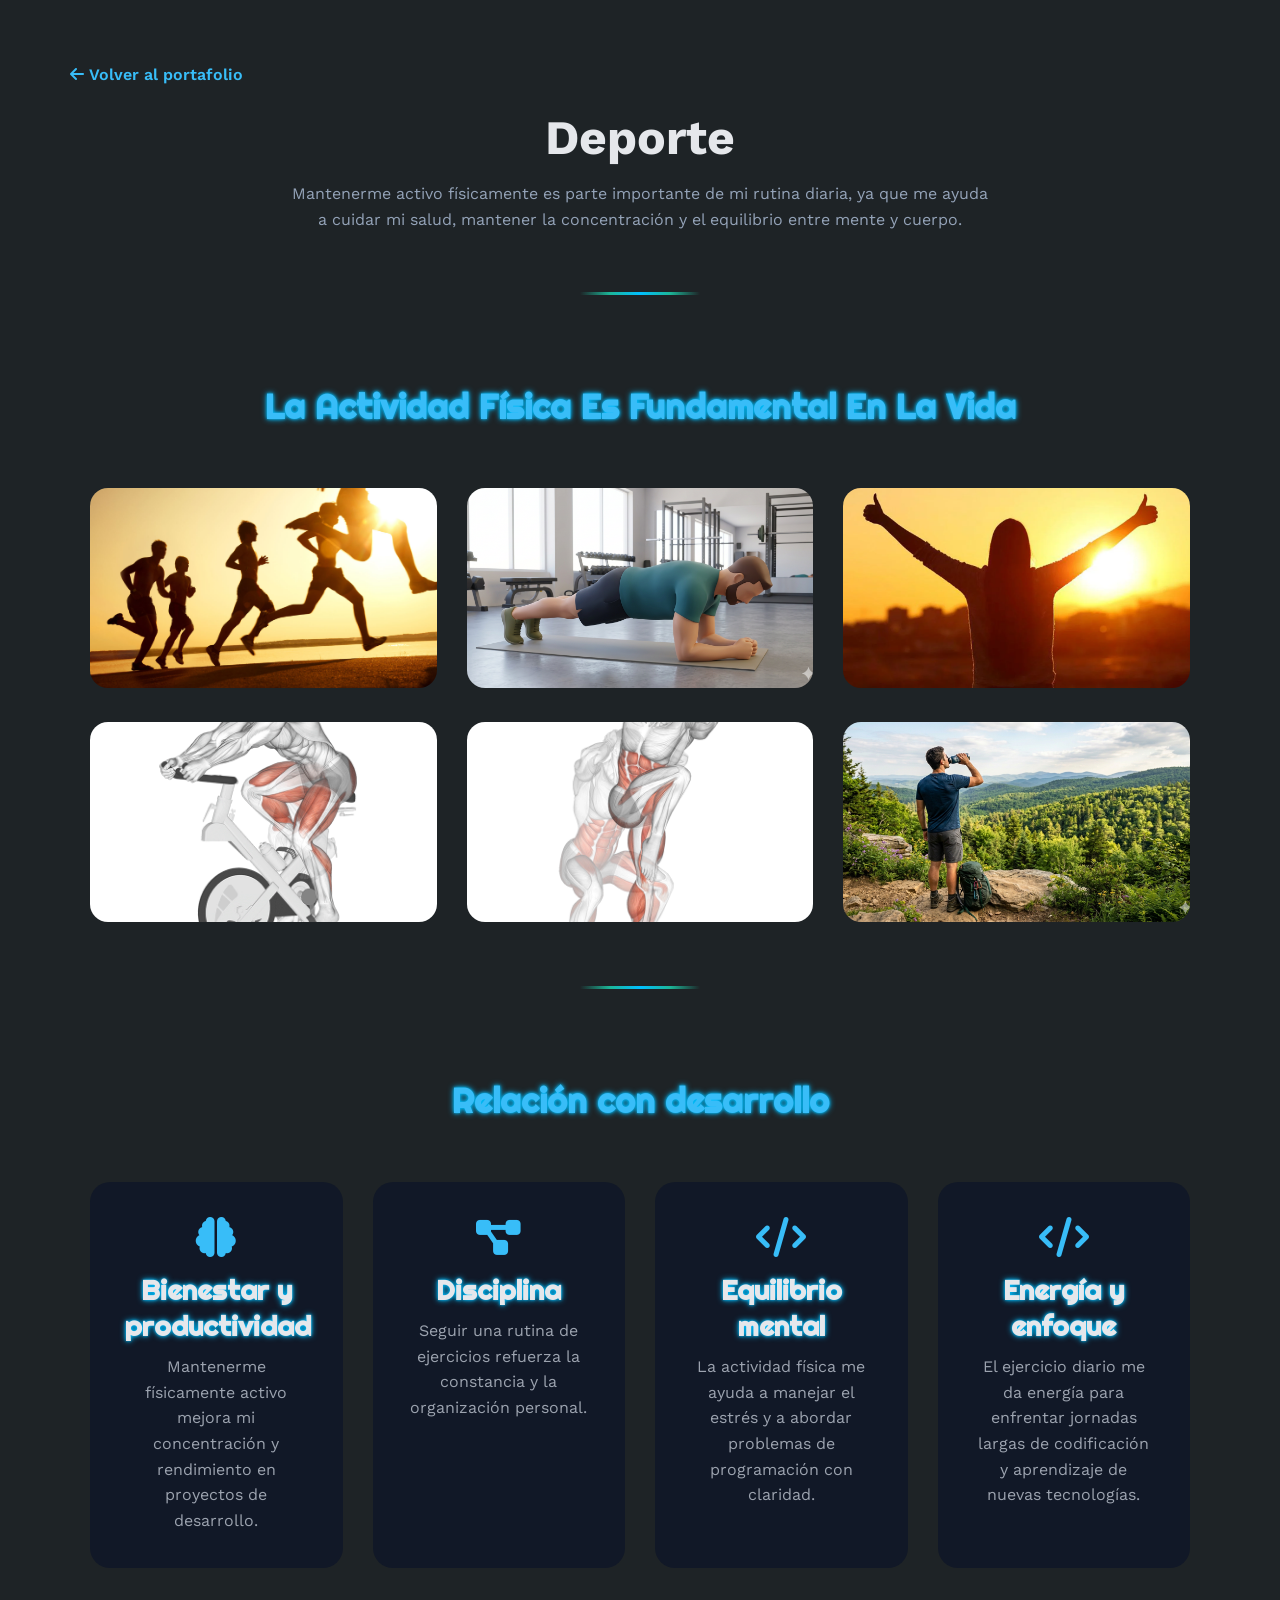
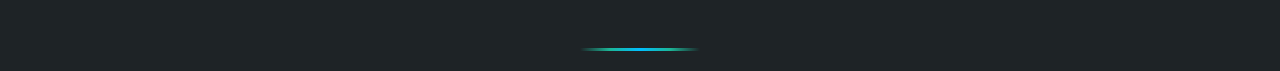
<file: portfolio-jen/intereses/deporte.html>
<!DOCTYPE html>

<html lang="es">

<head>
    <meta charset="UTF-8">
    <meta name="viewport" content="width=device-width, initial-scale=1.0">
    <title>deporte | Jen Pierr</title>

    <link rel="stylesheet" href="../estilo.css">
    <link rel="stylesheet" href="deporte.css">

    <link rel="stylesheet" href="https://cdnjs.cloudflare.com/ajax/libs/font-awesome/6.5.0/css/all.min.css">

</head>

<body class="pagina-deporte">

    <header class="header-interes">
        <a href="../index.html" class="volver">
            <i class="fa-solid fa-arrow-left"></i> Volver al portafolio
        </a>
    </header>

    <section class="Deporte">
        <div class="contenido">
            <h1>Deporte</h1>
            <p>
                Mantenerme activo físicamente es parte importante de mi rutina diaria, ya que me ayuda a cuidar mi salud, mantener la concentración y el equilibrio entre mente y cuerpo.
            </p>
        </div>
    </section>

    <section class="galeria-deporte">


        <h2>La Actividad Física Es Fundamental En La Vida</h2>

        <div class="grid-galeria">

            <div class="deporte">
                <img src="../img/deporte/actividad-fisica.jpg">
               
            </div>

            <div class="deporte">
                <img src="../img/deporte/ejercicio.png">
                
            </div>

            <div class="deporte">
                <img src="../img/deporte/energia positiva.webp">
               
            </div>

            <div class="deporte">
                <img src="../img/deporte/bicicleta-estatica.gif">
                
            </div>

            <div class="deporte">
                <img src="../img/deporte/sentadillas.gif">
                
            </div>

            <div class="deporte">
                <img src="../img/deporte/hidratarse.png">
                
            </div>




        </div>



    </section>

    <section class="relacion-dev">
        <h2>Relación con desarrollo</h2>


        <div class="cards">

            <div class="card4">
                <i class="fa-solid fa-brain"></i>
                <h3>Bienestar y productividad</h3>
                <p>Mantenerme físicamente activo mejora mi concentración y rendimiento en proyectos de desarrollo.</p>
            </div>

            <div class="card4">
                <i class="fa-solid fa-diagram-project"></i>
                <h3>Disciplina</h3>
                <p>Seguir una rutina de ejercicios refuerza la constancia y la organización personal.</p>
            </div>

            <div class="card4">
                <i class="fa-solid fa-code"></i>
                <h3>Equilibrio mental </h3>
                <p>La actividad física me ayuda a manejar el estrés y a abordar problemas de programación con claridad.</p>
            </div>

            <div class="card4">
                <i class="fa-solid fa-code"></i>
                <h3>Energía y enfoque </h3>
                <p>El ejercicio diario me da energía para enfrentar jornadas largas de codificación y aprendizaje de nuevas tecnologías.</p>
            </div>

        </div>


    </section>

</body>

</html>
</file>
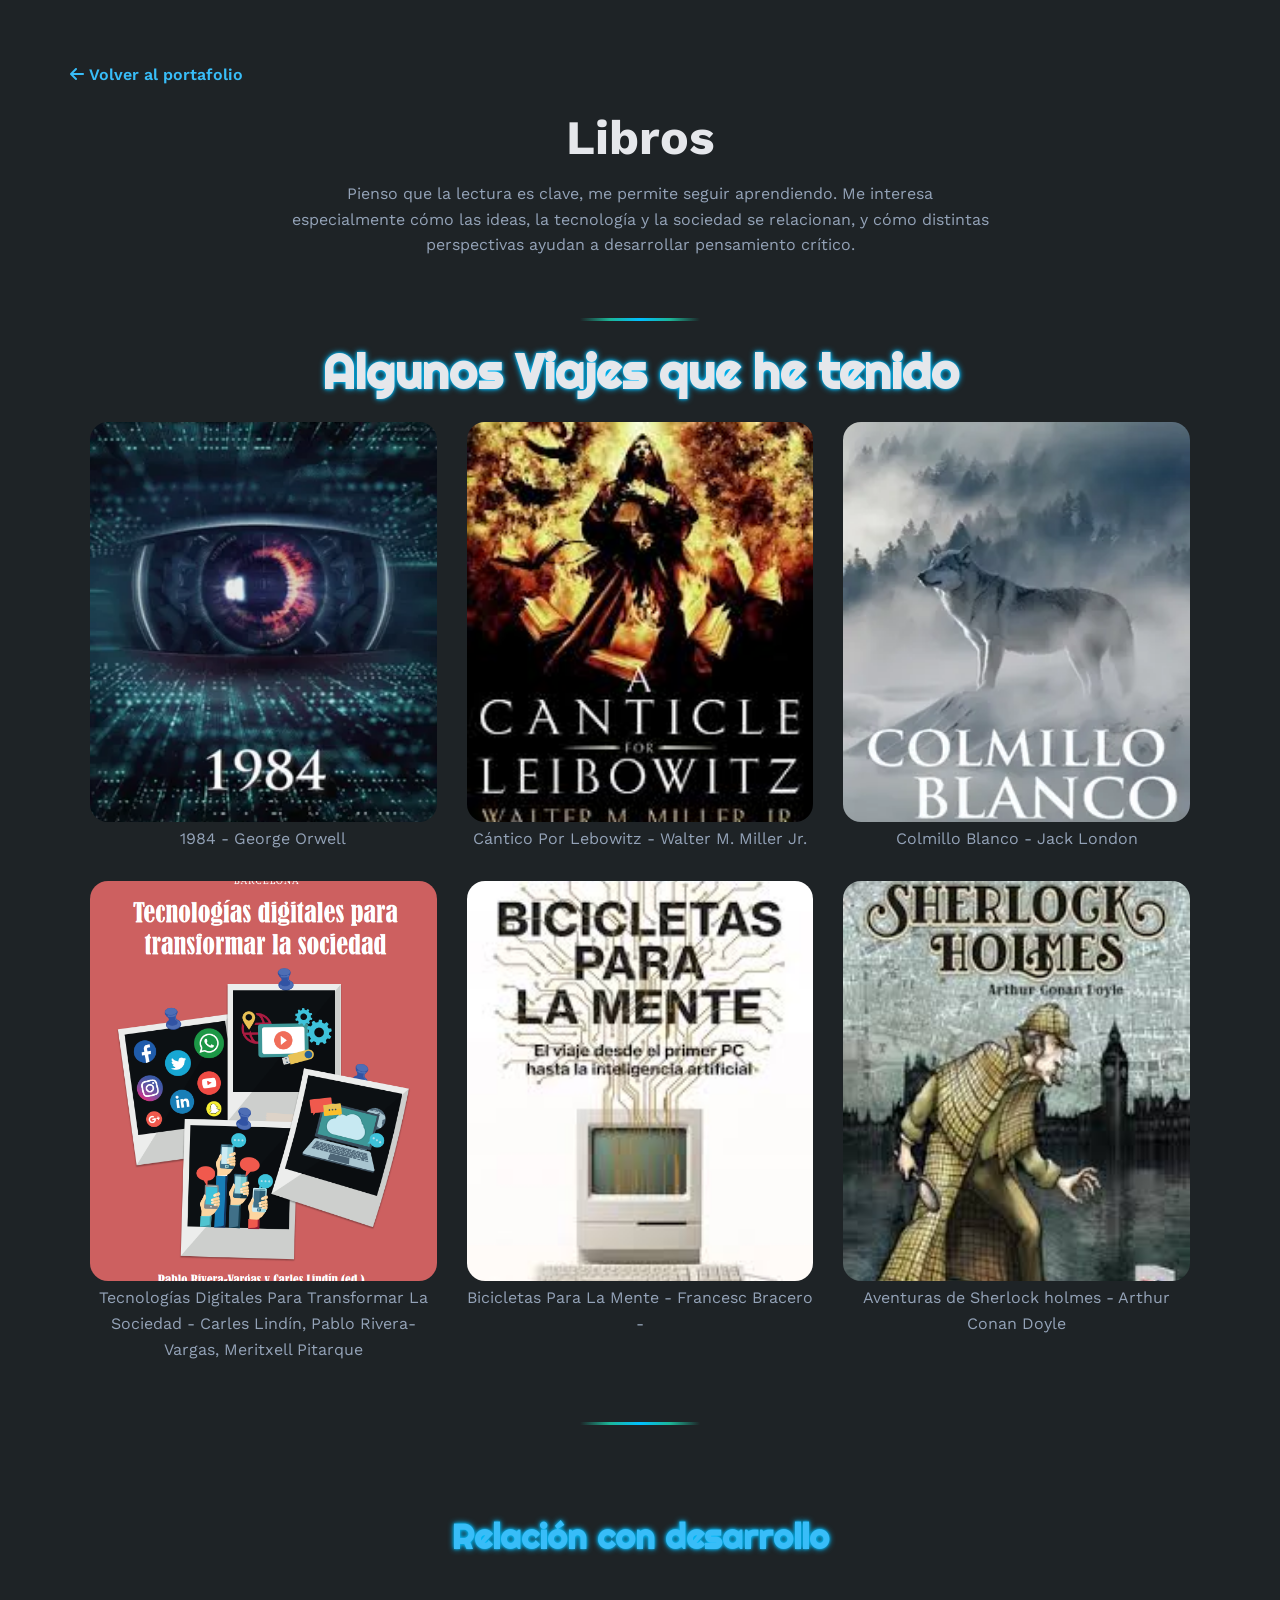
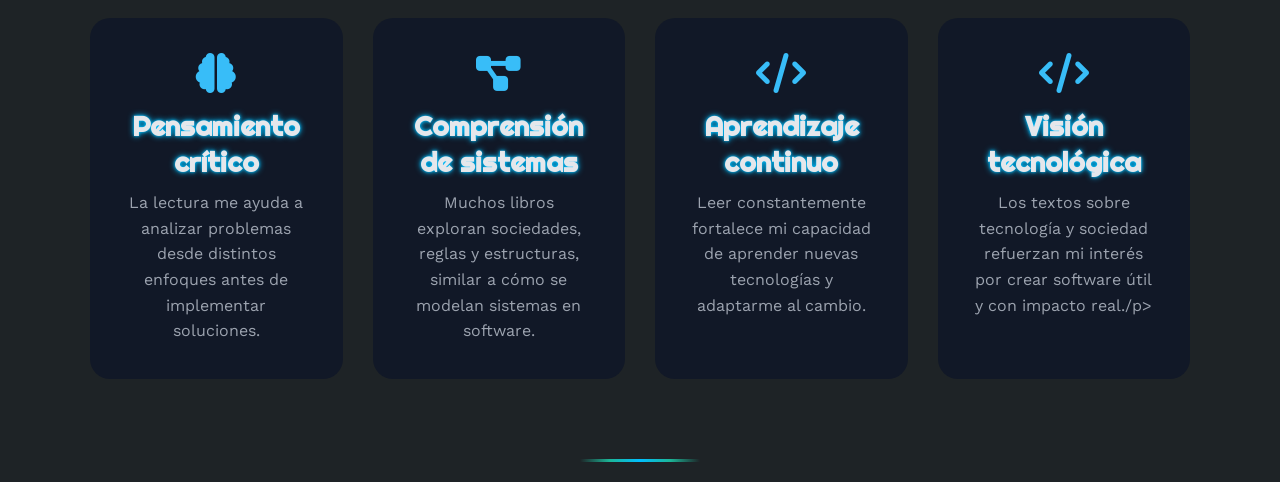
<file: portfolio-jen/intereses/libros.html>
<!DOCTYPE html>

<html lang="es">

<head>
    <meta charset="UTF-8">
    <meta name="viewport" content="width=device-width, initial-scale=1.0">
    <title>Viajes | Jen Pierr</title>

    <link rel="stylesheet" href="../estilo.css">
    <link rel="stylesheet" href="libros.css">

    <link rel="stylesheet" href="https://cdnjs.cloudflare.com/ajax/libs/font-awesome/6.5.0/css/all.min.css">

</head>

<body class="pagina-libros">

    <header class="header-interes">
        <a href="../index.html" class="volver">
            <i class="fa-solid fa-arrow-left"></i> Volver al portafolio
        </a>
    </header>

    <section class="Libros">
        <div class="contenido">
            <h1>Libros</h1>
            <p>Pienso que la lectura es clave, me permite seguir aprendiendo. Me interesa especialmente cómo las ideas, la tecnología y la sociedad se relacionan, y cómo distintas perspectivas ayudan a desarrollar pensamiento crítico. </p>
        </div>
    </section>

    <section class="galeria-Libros">


        <h2>Algunos Viajes que he tenido</h2>

        <div class="grid-galeria">

            <div class="libro">
                <img src="../img/libros/1984.webp">
                <p>1984 - George Orwell</p>
            </div>

            <div class="libro">
                <img src="../img/libros/un cantico para lebowitz.jfif">
                <p>Cántico Por Lebowitz - Walter M. Miller Jr.</p>
            </div>

            <div class="libro">
                <img src="../img/libros/colmillo blanco.webp">
                <p>Colmillo Blanco - Jack London</p>
            </div>

            <div class="libro">
                <img src="../img/libros/tecnologias digitales para transformar la sociedad.png">
                <p>Tecnologías Digitales Para Transformar La Sociedad - Carles Lindín, Pablo Rivera-Vargas, Meritxell
                    Pitarque</p>
            </div>

            <div class="libro">
                <img src="../img/libros/biclicleta para la mente.jfif">
                <p>Bicicletas Para La Mente - Francesc Bracero - </p>
            </div>

            <div class="libro">
                <img src="../img/libros/aventuras de Sherlock holmes.jfif">
                <p>Aventuras de Sherlock holmes - Arthur Conan Doyle</p>


            </div>


    </section>

    <section class="relacion-dev">
        <h2>Relación con desarrollo</h2>


        <div class="cards">

            <div class="card5">
                <i class="fa-solid fa-brain"></i>
                <h3>Pensamiento crítico</h3>
                <p>La lectura me ayuda a analizar problemas desde distintos enfoques antes de implementar soluciones.</p>
            </div>

            <div class="card5">
                <i class="fa-solid fa-diagram-project"></i>
                <h3>Comprensión de sistemas</h3>
                <p>Muchos libros exploran sociedades, reglas y estructuras, similar a cómo se modelan sistemas en software.</p>
            </div>

            <div class="card5">
                <i class="fa-solid fa-code"></i>
                <h3>Aprendizaje continuo</h3>
                <p>Leer constantemente fortalece mi capacidad de aprender nuevas tecnologías y adaptarme al cambio.</p>
            </div>

            <div class="card5">
                <i class="fa-solid fa-code"></i>
                <h3>Visión tecnológica </h3>
                <p>Los textos sobre tecnología y sociedad refuerzan mi interés por crear software útil y con impacto real./p>
            </div>

        </div>


    </section>

</body>

</html>
</file>
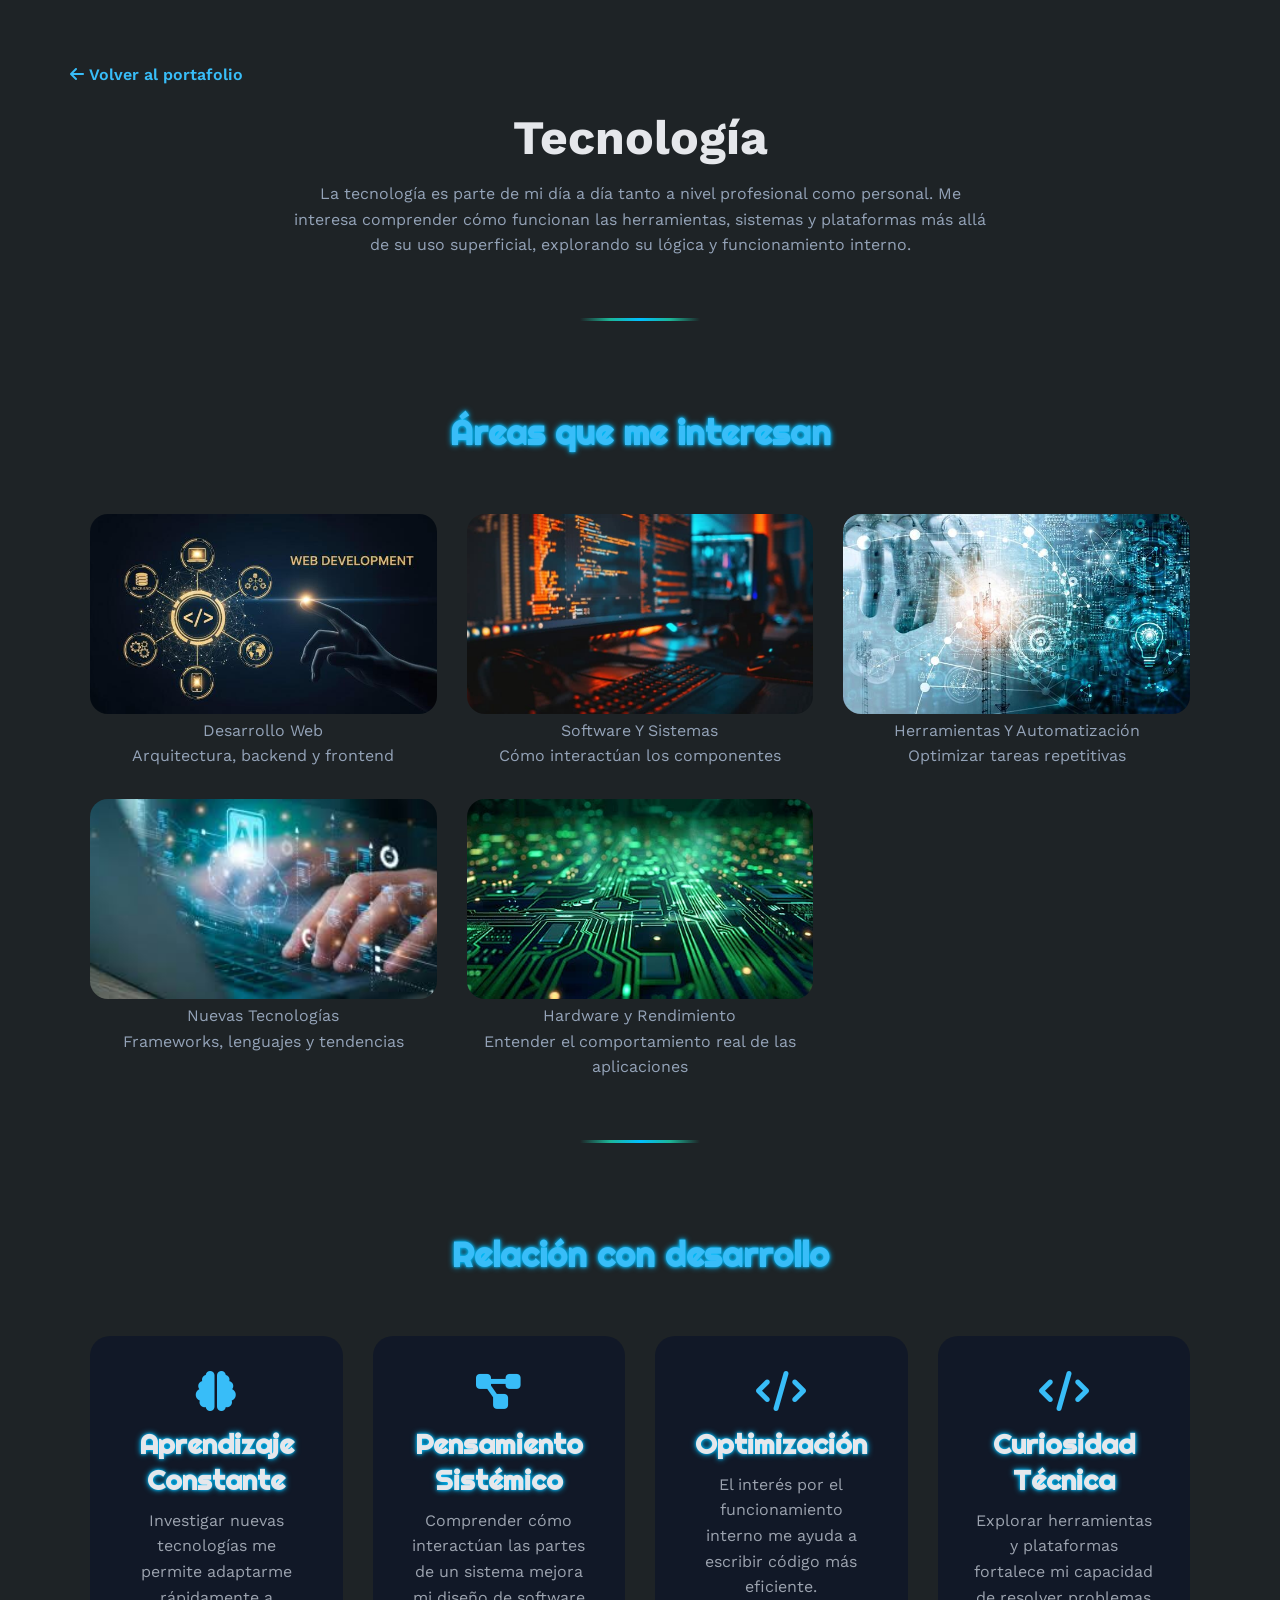
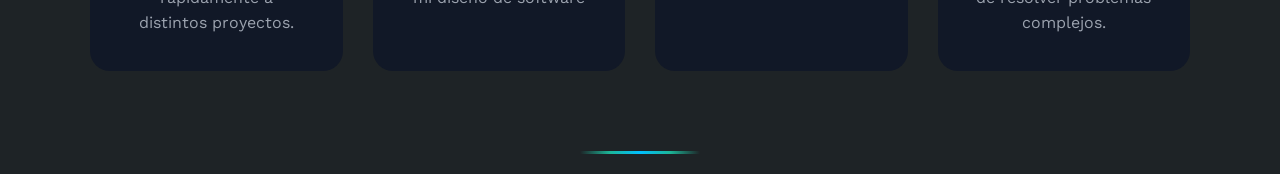
<file: portfolio-jen/intereses/tecnologia.html>
<!DOCTYPE html>

<html lang="es">

<head>
    <meta charset="UTF-8">
    <meta name="viewport" content="width=device-width, initial-scale=1.0">
    <title>Tecnologia | Jen Pierr</title>

    <link rel="stylesheet" href="../estilo.css">
    <link rel="stylesheet" href="tecnologia.css">

    <link rel="stylesheet" href="https://cdnjs.cloudflare.com/ajax/libs/font-awesome/6.5.0/css/all.min.css">

</head>

<body class="pagina-tecnologia">

    <header class="header-interes">
        <a href="../index.html" class="volver">
            <i class="fa-solid fa-arrow-left"></i> Volver al portafolio
        </a>
    </header>

    <section class="Tecnologia">
        <div class="contenido">
            <h1>Tecnología</h1>
            <p>La tecnología es parte de mi día a día tanto a nivel profesional como personal. Me interesa comprender
                cómo funcionan las herramientas, sistemas y plataformas más allá de su uso superficial, explorando su
                lógica y funcionamiento interno.</p>
        </div>
    </section>

    <section class="galeria-tecnologia">


        <h2>Áreas que me interesan</h2>

        <div class="grid-galeria">

            <div class="tecnologia">
                <img src="../img/tecnología/desarrollo web.jpeg">
                <p>Desarrollo Web</p>
                <p> Arquitectura, backend y frontend</p>
            </div>

            <div class="tecnologia">
                <img src="../img/tecnología/software y sistemas.jpg">
                <p>Software Y Sistemas</p>
                <p>Cómo interactúan los componentes</p>
            </div>

            <div class="tecnologia">
                <img src="../img/tecnología/herramientas y automatizacion.jpg">
                <p>Herramientas Y Automatización</p>
                <p>Optimizar tareas repetitivas</p>
            </div>

            <div class="tecnologia">
                <img src="../img/tecnología/nuevas tecnologías.jfif">
                <p>Nuevas Tecnologías</p>
                <p>Frameworks, lenguajes y tendencias</p>
            </div>

            <div class="tecnologia">
                <img src="../img/tecnología/hardware y rendimiento.jpg">
                <p>Hardware y Rendimiento</p>
                <p>Entender el comportamiento real de las aplicaciones</p>
            </div>





    </section>

    <section class="relacion-dev">
        <h2>Relación con desarrollo</h2>


        <div class="cards">

            <div class="card6">
                <i class="fa-solid fa-brain"></i>
                <h3>Aprendizaje Constante</h3>
                <p>Investigar nuevas tecnologías me permite adaptarme rápidamente a distintos proyectos.</p>
            </div>

            <div class="card6">
                <i class="fa-solid fa-diagram-project"></i>
                <h3>Pensamiento Sistémico</h3>
                <p>Comprender cómo interactúan las partes de un sistema mejora mi diseño de software</p>
            </div>

            <div class="card6">
                <i class="fa-solid fa-code"></i>
                <h3>Optimización</h3>
                <p>El interés por el funcionamiento interno me ayuda a escribir código más eficiente.</p>
            </div>

            <div class="card6">
                <i class="fa-solid fa-code"></i>
                <h3>Curiosidad Técnica</h3>
                <p>Explorar herramientas y plataformas fortalece mi capacidad de resolver problemas complejos.</p>
            </div>

        </div>


    </section>

</body>

</html>
</file>
<file: portfolio-jen/estilo.css>
@import url('https://fonts.googleapis.com/css2?family=Righteous&family=Work+Sans:wght@100;300;400;600;800&display=swap');

* {
    box-sizing: border-box;
    font-family: 'Work Sans';
    margin: 0;
    padding: 0;
}

html {
    /* Permite deslizar suavemente al hacer clic en los enlaces del menú */
    scroll-behavior: smooth;
}

/* MENU */
.contenedor-header {
    background: #1e2326;
    position: fixed;
    width: 100%;
    top: 0;
    left: 0;
    z-index: 99;
}

.contenedor-header header {
    max-width: 1100px;
    margin: auto;
    display: flex;
    justify-content: space-between;
    align-items: center;
    padding: 15px 20px;
}

.contenedor-header header .logo a {
    font-family: 'Righteous';
    font-size: 36px;
    color: #1CB698;
    text-decoration: none;
}

.contenedor-header header ul {
    display: flex;
    list-style: none;
}

.contenedor-header header nav ul li a {
    text-align: none;
    color: #fff;
    margin: 0 15px;
    padding: 3px;
    transition: .5s;
    text-decoration: none;
}

.contenedor-header header nav ul li a:hover {
    color: #1CB698;
}

.nav-responsive {
    background-color: #1CB698;
    color: #fff;
    padding: 5px 10px;
    border-radius: 5px;
    cursor: pointer;
    display: none;
}

/* SECCION INICIO */
.inicio {
    background: linear-gradient(to top, rgba(30, 35, 38, .8), rgba(30, 35, 38, 1)),
        url(img/sistema.jpg);
    background-size: cover;
    height: 100vh;
    color: #fff;
    display: flex;
    align-items: center;
}

.inicio .contenido-banner {
    padding: 20px;
    background-color: #1e2326;
    max-width: 350px;
    margin: auto;
    text-align: center;
    border-radius: 40px;
}

.inicio .contenido-banner img {
    margin-top: 40px;
    border: 10px solid #1CB698;
    display: block;
    width: 80%;
    margin: auto;
    border-radius: 100%;
    transition: transform 2s ease-in-out; /* Transición suave para la rotación */
    transform-style: preserve-3d; /* Permite animaciones 3D */
}

.inicio .contenido-banner img:hover {
    transform: rotateY(360deg); /* Rota 360 grados al pasar el cursor */
}

.inicio .contenido-banner h1 {
    margin-top: 40px;
    font-size: 42px;
    font-family: 'Righteous';
}

.inicio .contenido-banner h2 {
    font-size: 15px;
    font-weight: normal;
}

.inicio .contenido-banner .redes a {
    color: #fff;
    display: inline-block;
    text-decoration: none;
    border: 1px solid #fff;
    border-radius: 100%;
    width: 42px;
    height: 42px;
    line-height: 42px;
    margin: 40px 5px;
    font-size: 20px;
    transition: .3s;
}

.inicio .contenido-banner .redes a:hover {
    background-color: #1CB698;
}


body {
    background: 
    linear-gradient(rgba(20,25,30,0.92), rgba(20,25,30,0.95)),
    url("img/sobre.png");

    background-size: cover;
    background-position: center;
    background-attachment: fixed;
}
/* SECCION SOBRE MI */
.sobremi {
    background-color: transparent;
    color: #fff;
    padding: 50px 20px;
}

.sobremi .contenido-seccion {
    max-width: 1100px;
    margin: auto;
}

.sobremi h2 {
    font-size: 48px;
    font-family: 'Righteous';
    text-align: center;
    padding: 20px 0;
}

.sobremi .contenido-seccion p {
    font: 24px;
    line-height: 1.5;
    margin-bottom: 20px;
    
}

.sobremi .contenido-seccion p span {
    color: #eaeace;
    font-weight: bold;
}

.sobremi .fila {
    display: flex;
}

.sobremi .fila .col {
    width: 50%;
}

.sobremi .fila .col h3 {
    font-size: 28px;
    font-family: 'Righteous';
    margin-bottom: 25px;
}

.sobremi .fila .col ul {
    list-style: none;
}

.sobremi .fila .col ul li {
    margin: 12px 0;
}

.sobremi .fila .col ul li strong {
    display: inline-block;
    color: #1CB698;
    width: 130px;
}

.sobremi .fila .col ul li span {
    background-color: #1CB698;
    padding: 3px;
    font-weight: bold;
    border-radius: 5px;
}



/* SECCION SKILLS */
.skills {
    background-color: transparent;
    color: #fff;
    padding: 50px 20px;
}

.skills .contenido-seccion {
    max-width: 1100px;
    margin: auto;
}

.skills h2 {
    font-size: 48px;
    font-family: 'Righteous';
    text-align: center;
    padding: 20px 0;
}

.skills .fila {
    display: flex;
    flex-wrap: wrap;
    justify-content: center; /* Centrar la columna */
}

.skills .col {
    width: 100%; /* Ocupar todo el ancho */
    padding: 0 20px;
}

.skills .col h3 {
    font-size: 28px;
    font-family: 'Righteous';
    margin-bottom: 25px;
    text-align: center; /* Centrar el título */
}

.skills-list {
    display: flex;
    flex-wrap: wrap;
    gap: 1rem;
    justify-content: center; /* Centrar los íconos */
}

.skill-item {
    display: flex;
    flex-direction: column;
    align-items: center;
    text-align: center;
    padding: 0.5rem;
}

.skill-icon {
    width: 50px;
    height: 50px;
    margin-bottom: 0.5rem;
}

.skill-item span {
    font-size: 0.9rem;
    color: #fff;
}

/* SECCION PORTFOLIO */
.portfolio {
    background-color: transparent;
    color: #fff;
    padding: 50px 20px;
}

.portfolio .contenido-seccion {
    max-width: 1100px;
    margin: auto;
}

.portfolio h2 {
    font-size: 48px;
    font-family: 'Righteous';
    text-align: center;
    padding: 20px 0;
}

.portfolio .galeria {
    display: flex;
    flex-wrap: wrap;
    justify-content: space-around;
}

.portfolio .galeria .proyecto {
    position: relative;
    width: 340px;
    height: 260px;
    margin: 10px;
    cursor: pointer;
    border-radius: 15px;
    overflow: hidden;
    box-shadow: 0 10px 20px rgba(0, 0, 0, 0.3);
    transition: transform 0.3s ease, box-shadow 0.3s ease;
    transform-style: preserve-3d;
}

.portfolio .galeria .proyecto img {
    width: 100%;
    height: 100%;
    object-fit: cover;
    display: block;
}
.portfolio .galeria .proyecto .overlay {
    position: absolute;
    top: 0;
    left: 0;
    width: 100%;
    height: 100%;
    padding: 20px;
    text-align: center;
    background: linear-gradient(rgba(0,0,0,.85), rgba(0,0,0,.85));
    display: flex;
    flex-direction: column;
    justify-content: center;
    align-items: center;
    transition: 1s;
    font-size: 13px;
    letter-spacing: 2px;
    opacity: 0;
}

.portfolio .galeria .proyecto .overlay p{
    font-size: 13px;
    line-height: 1.4;
}

.portfolio .galeria .proyecto .overlay h3 {
    margin-bottom: 10px;
    font-size: 20px;   /* más pequeño */
    transition: 1s;
    color: #ffffff;
    text-shadow: 0 0 5px rgba(0, 0, 0, 0.5);
}

.portfolio .galeria .proyecto .overlay:hover {
    opacity: 1;
}

.portfolio .galeria .proyecto .overlay:hover h3 {
    margin-bottom: 0px;
}


.intereses .interes,
.intereses .interes:visited,
.intereses .interes:active{
    text-decoration: none;
    color: white;
}



/* SECCION CONTACTO */
.contacto {
    background-image: url(img/contact_bg.png);
    background-color: transparent;
    color: #fff;
    padding: 50px 0;
}

.contacto .contenido-seccion {
    max-width: 1100px;
    margin: auto;
}

.contacto h2 {
    font-size: 48px;
    font-family: 'Righteous';
    text-align: center;
    padding: 20px 0;
}

.contacto .fila {
    display: flex;
}

.contacto .col {
    width: 50%;
    padding: 10px;
    position: relative;
}

.contacto .col input,
.contacto .col textarea {
    display: block;
    width: 100%;
    padding: 18px;
    border: none;
    margin-bottom: 20px;
    background-color: #252A2E;
    color: #fff;
    font-size: 18px;
}

.contacto button {
    cursor: pointer;
    background-color: transparent;
    border: 2px solid #fff;
    width: fit-content;
    display: block;
    margin: 20px auto;
    padding: 10px 22px;
    font-size: 16px;
    color: #fff;
    position: relative;
    z-index: 10;
}

.contacto button .overlay {
    position: absolute;
    top: 0;
    left: 0;
    width: 0;
    height: 100%;
    background-color: #1CB698;
    z-index: -1;
    transition: 1s;
}

.contacto button:hover .overlay {
    width: 100%;
}

.contacto .col img {
    width: 100%;
}

.contacto .col .info {
    position: absolute;
    top: 40%;
    background-color: #252A2E;
    padding: 20px;
    max-width: 350px;
    left: 50%;
    transform: translate(-50%, -50%);
}

.contacto .col .info ul {
    list-style: none;
}

.contacto .col .info ul li {
    margin-bottom: 20px;
}

.contacto .col .info ul li i {
    color: #1CB698;
    display: inline-block;
    margin-right: 20px;
}

/* FOOTER */
footer {
    background-color: transparent;
    color: #fff;
    padding: 50px 0 30px 0;
    text-align: center;
    position: relative;
    width: 100%;
}

footer .redes {
    margin-bottom: 20px;
}

footer .redes a {
    color: #fff;
    display: inline-block;
    text-decoration: none;
    border: 1px solid #fff;
    border-radius: 100%;
    width: 42px;
    height: 42px;
    line-height: 42px;
    margin: 40px 5px;
    font-size: 20px;
    transition: .3s;
}

footer .arriba {
    display: block;
    width: 50px;
    height: 50px;
    background-color: #1CB698;
    color: #fff;
    position: absolute;
    left: 50%;
    transform: translateX(-50%);
    top: -25px;
    border-radius: 50%;
    line-height: 50px;
    font-size: 18px;
}

/* Efecto permanente para los títulos h2 */
h2 {
    font-size: 48px;
    font-family: 'Righteous';
    text-align: center;
    padding: 20px 0;
    position: relative;
    text-shadow: 
        0 0 3px #00BFFF,
        0 0 6px #00BFFF;
}

/* Efecto permanente para los subtítulos h3 */
h3 {
    font-size: 28px;
    font-family: 'Righteous';
    text-align: center;
    margin-bottom: 25px;
    position: relative;
    text-shadow: 
        0 0 3px #00BFFF,
        0 0 6px #00BFFF;
}

/* RESPONSIVE DESIGN */
@media screen and (max-width: 980px) {
    nav {
        display: none;
    }

    .nav-responsive {
        display: block;
    }

    nav.responsive {
        display: block;
        position: absolute;
        right: 0;
        top: 75px;
        background-color: #252A2E;
        width: 180px;
    }

    nav.responsive ul {
        display: block !important;
    }

    nav.responsive ul li {
        border-bottom: 1px solid #fff;
        padding: 10px 0;
    }
}

@media screen and (max-width: 700px) {
    .sobremi .fila {
        display: block;
    }

    .sobremi .fila .col {
        width: fit-content;
    }

    .skills .fila {
        display: block;
    }

    .skills .fila .col {
        width: 100%;
    }

    .curriculum .fila {
        display: block;
    }

    .curriculum .fila .col {
        width: 90%;
    }

    .curriculum .fila .derecha {
        margin-left: 20px;
    }

    .portfolio .galeria {
        display: block;
        width: 100%;
    }

    .portfolio .galeria .proyecto {
        max-width: 100%;
    }

    .portfolio .galeria .proyecto img {
        width: 100%;
    }

    .contacto .fila {
        display: block;
    }

    .contacto .fila .col {
        width: 100%;
    }
}

/* ===== SECCION INTERESES ===== */

.intereses{
    background-color: transparent;
    color: #fff;
    padding: 50px 20px;
}

.intereses .contenido-seccion{
    max-width: 1100px;
    margin: auto;
}

.intereses .contenedor-intereses{
    display: flex;
    flex-wrap: wrap;
    justify-content: center;
    gap: 20px;
    margin-top: 30px;
}

.intereses .interes{
    width: 130px;
    height: 130px;
    background: #252A2E;
    border-radius: 15px;
    display: flex;
    flex-direction: column;
    align-items: center;
    justify-content: center;
    transition: 0.35s;
    cursor: pointer;
}

.intereses .interes i{
    font-size: 38px;
    margin-bottom: 10px;
    transition: 0.3s;
}

.intereses .interes span{
    font-size: 13px;
    letter-spacing: 1px;
}

.intereses .interes:hover{
    background:#1CB698;
    transform: translateY(-8px) scale(1.05);
}

.intereses .interes:hover i{
    transform: scale(1.2);
}

/* ===== CONTENEDOR DE HABILIDADES ===== */

.skills-box{
    background: #1e2326;
    border: 1px solid #1CB698;
    border-radius: 15px;
    padding: 25px;
    margin: 20px auto 40px auto;
    max-width: 850px;
}

/* ===== BADGES ===== */

.badges{
    display: flex;
    flex-wrap: wrap;
    justify-content: center;
    gap: 12px;
}

.badge{
    background: #252A2E;
    color: #fff;
    padding: 8px 14px;
    border-radius: 20px;
    font-size: 14px;
    border: 1px solid #1CB698;
    transition: all .25s ease;
    letter-spacing: 0.5px;
}

.badge:hover{
    background: #1CB698;
    transform: translateY(-3px);
}

/* separación entre iconos y bloques de conocimiento */
.skills-list{
    margin-bottom: 60px;
}

/* título de subsecciones dentro de skills */
.skills h3{
    margin-top: 60px;
    margin-bottom: 20px;
}

/* que el título quede visualmente unido al box */
.skills h3 + .skills-box{
    margin-top: 10px;
}

.certificaciones {
    padding: 40px 0 80px 0; /* ajusta según el espacio que quieras arriba */
    text-align: center;
    background-color: transparent;   /* mismo fondo que otras secciones */
    color: #fff;            /* blanco brillante para todo el texto */
}

.cert-grid{
    display: grid;
    grid-template-columns: repeat(auto-fit, minmax(250px,1fr));
    gap: 25px;
    margin-top: 40px;
}
.certificaciones h3 {
    font-family: 'Righteous';
    font-size: 48px;
    text-align: center;
    padding: 20px 0;
    color: #fff; /* blanco brillante */
    
    
}

.certificaciones h2 {
    font-family: 'Righteous';
    font-size: 48px;
    text-align: center;
    padding: 20px 0;
    color: #fff;
}



.cert-card {
    background: #111827;
    border-radius: 14px;
    padding: 20px;
    text-align: left;
    transition: .25s;
    color: #fff; /* texto blanco */
}

.cert-card:hover {
    transform: translateY(-6px);
    box-shadow: 0 10px 25px rgba(0,255,255,0.15);
}


.cert-card h3 {
    font-family: 'Righteous', sans-serif;
    font-size: 28px;       /* igual que en Sobre mí y Skills */
    font-weight: 500;
    margin-bottom: 25px;
    color: #fff;           /* blanco brillante */
}


.cert-card ul {
    padding-left: 18px;
    line-height: 1.6;
    color: #fff; /* asegura que los <li> sean blancos */
}

.cert-card li {
    color: #fff; /* blanco puro para listas */
}



.cert-card a {
    color: #7df9ff;
    text-decoration: none;
    font-size: 0.9em;
}

.cert-card img {
    max-width: 100%;
    height: auto;
    display: block;
    margin: 0 auto;
    border-radius: 10px; 
}

a {
  color: white; 
  text-decoration: none;
}

a:visited {
  color: white; 
}

section:not(#inicio)::after{
    content: "";
    display: block;
    width: 120px;
    height: 3px;
    margin: 60px auto 0 auto;

    background: linear-gradient(
        90deg,
        transparent,
        #1CB698,
        #00BFFF,
        #1CB698,
        transparent
    );
}
</file>
<file: portfolio-jen/intereses/deporte.css>
/* ===== PÁGINA DEPORTE ===== */

.pagina-deporte{
    background: #1e2326;
    color: #e5e7eb;
    font-family: 'Poppins', sans-serif;
}

/* ===== BOTON VOLVER ===== */

.header-interes{
    padding: 25px 50px;
    display: flex;            
    justify-content: flex-start; 
    align-items: center;      
}

.volver{
    text-decoration: none;
    color: #38bdf8;
    font-weight: 600;
    transition: 0.3s;
}

.volver:hover{
    color: white;
}

/* ===== deporte ===== */

.pagina-deporte{
    text-align: center;
    padding: 40px 20px 20px;
}

.pagina-deporte h1{
    font-size: 48px;
    margin-bottom: 15px;
}

.pagina-deporte p{
    max-width: 700px;
    margin: auto;
    color: #94a3b8;
    line-height: 1.6;
}

/* ===== TITULOS ===== */

.galeria-deporte h2,
.relacion-dev h2{
    text-align: center;
    margin: 70px 0 40px;
    font-size: 34px;
    color: #38bdf8;
}

/* ===== GALERIA ===== */

.grid-galeria{
    width: 90%;
    max-width: 1100px;
    margin: auto;

    display: grid;
    grid-template-columns: repeat(auto-fit, minmax(300px,1fr));
    gap: 30px;
}

.grid-galeria img{
    width: 100%;
    height: 200px;
    object-fit: cover;

    border-radius: 18px;
    transition: 0.35s;
    cursor: pointer;
}

.grid-galeria img:hover{
    transform: scale(1.06);
    box-shadow: 0 10px 35px rgba(0,0,0,0.6);
}

/* ===== CARDS DESARROLLO ===== */

.cards{
    width: 90%;
    max-width: 1100px;
    margin: 40px auto 80px;

    display: grid;
    grid-template-columns: repeat(auto-fit, minmax(250px,1fr));
    gap: 30px;
}

.card4{
    background: #111827;
    padding: 35px;
    border-radius: 20px;
    text-align: center;
    transition: 0.3s;
}

.card4 i{
    font-size: 40px;
    color: #38bdf8;
    margin-bottom: 15px;
}

.card4 h3{
    margin-bottom: 10px;
}

.card4 p{
    color: #9ca3af;
}

.card4:hover{
    transform: translateY(-8px);
    background: #1f2937;
}
</file>
<file: portfolio-jen/intereses/libros.css>
/* ===== PÁGINA LIBROS ===== */

.pagina-libros{
    background: #1e2326;
    color: #e5e7eb;
    font-family: 'Poppins', sans-serif;
}

/* ===== BOTON VOLVER ===== */

.header-interes{
    padding: 25px 50px;
    display: flex;            
    justify-content: flex-start; 
    align-items: center;      
}

.volver{
    text-decoration: none;
    color: #38bdf8;
    font-weight: 600;
    transition: 0.3s;
}

.volver:hover{
    color: white;
}

/* ===== libros ===== */

.pagina-libros{
    text-align: center;
    padding: 40px 20px 20px;
}

.pagina-libros h1{
    font-size: 48px;
    margin-bottom: 15px;
}

.pagina-libros p{
    max-width: 700px;
    margin: auto;
    color: #94a3b8;
    line-height: 1.6;
}

/* ===== TITULOS ===== */

.galeria-libros h2,
.relacion-dev h2{
    text-align: center;
    margin: 70px 0 40px;
    font-size: 34px;
    color: #38bdf8;
}

/* ===== GALERIA ===== */

.grid-galeria{
    width: 90%;
    max-width: 1100px;
    margin: auto;

    display: grid;
    grid-template-columns: repeat(auto-fit, minmax(300px,1fr));
    gap: 30px;
}

.grid-galeria img{
    width: 100%;
    height: 400px;
    object-fit: cover;

    border-radius: 18px;
    transition: 0.35s;
    cursor: pointer;
}

.grid-galeria img:hover{
    transform: scale(1.06);
    box-shadow: 0 10px 35px rgba(0,0,0,0.6);
}

/* ===== CARDS DESARROLLO ===== */

.cards{
    width: 90%;
    max-width: 1100px;
    margin: 40px auto 80px;

    display: grid;
    grid-template-columns: repeat(auto-fit, minmax(250px,1fr));
    gap: 30px;
}

.card5{
    background: #111827;
    padding: 35px;
    border-radius: 20px;
    text-align: center;
    transition: 0.3s;
}

.card5 i{
    font-size: 40px;
    color: #38bdf8;
    margin-bottom: 15px;
}

.card5 h3{
    margin-bottom: 10px;
}

.card5 p{
    color: #9ca3af;
}

.card5:hover{
    transform: translateY(-8px);
    background: #1f2937;
}
</file>
<file: portfolio-jen/intereses/tecnologia.css>
/* ===== PÁGINA TECNOLOGÍA ===== */

.pagina-tecnologia{
    background: #1e2326;
    color: #e5e7eb;
    font-family: 'Poppins', sans-serif;
}

/* ===== BOTON VOLVER ===== */

.header-interes{
    padding: 25px 50px;
    display: flex;            
    justify-content: flex-start; 
    align-items: center;      
}

.volver{
    text-decoration: none;
    color: #38bdf8;
    font-weight: 600;
    transition: 0.3s;
}

.volver:hover{
    color: white;
}

/* ===== tecnología ===== */

.pagina-tecnologia{
    text-align: center;
    padding: 40px 20px 20px;
}

.pagina-tecnologia h1{
    font-size: 48px;
    margin-bottom: 15px;
}

.pagina-tecnologia p{
    max-width: 700px;
    margin: auto;
    color: #94a3b8;
    line-height: 1.6;
}

/* ===== TITULOS ===== */

.galeria-tecnologia h2,
.relacion-dev h2{
    text-align: center;
    margin: 70px 0 40px;
    font-size: 34px;
    color: #38bdf8;
}

/* ===== GALERIA ===== */

.grid-galeria{
    width: 90%;
    max-width: 1100px;
    margin: auto;

    display: grid;
    grid-template-columns: repeat(auto-fit, minmax(300px,1fr));
    gap: 30px;
}

.grid-galeria img{
    width: 100%;
    height: 200px;
    object-fit: cover;

    border-radius: 18px;
    transition: 0.35s;
    cursor: pointer;
}

.grid-galeria img:hover{
    transform: scale(1.06);
    box-shadow: 0 10px 35px rgba(0,0,0,0.6);
}

/* ===== CARDS DESARROLLO ===== */

.cards{
    width: 90%;
    max-width: 1100px;
    margin: 40px auto 80px;

    display: grid;
    grid-template-columns: repeat(auto-fit, minmax(250px,1fr));
    gap: 30px;
}

.card6{
    background: #111827;
    padding: 35px;
    border-radius: 20px;
    text-align: center;
    transition: 0.3s;
}

.card6 i{
    font-size: 40px;
    color: #38bdf8;
    margin-bottom: 15px;
}

.card6 h3{
    margin-bottom: 10px;
}

.card6 p{
    color: #9ca3af;
}

.card6:hover:hover{
    transform: translateY(-8px);
    background: #1f2937;
}
</file>
